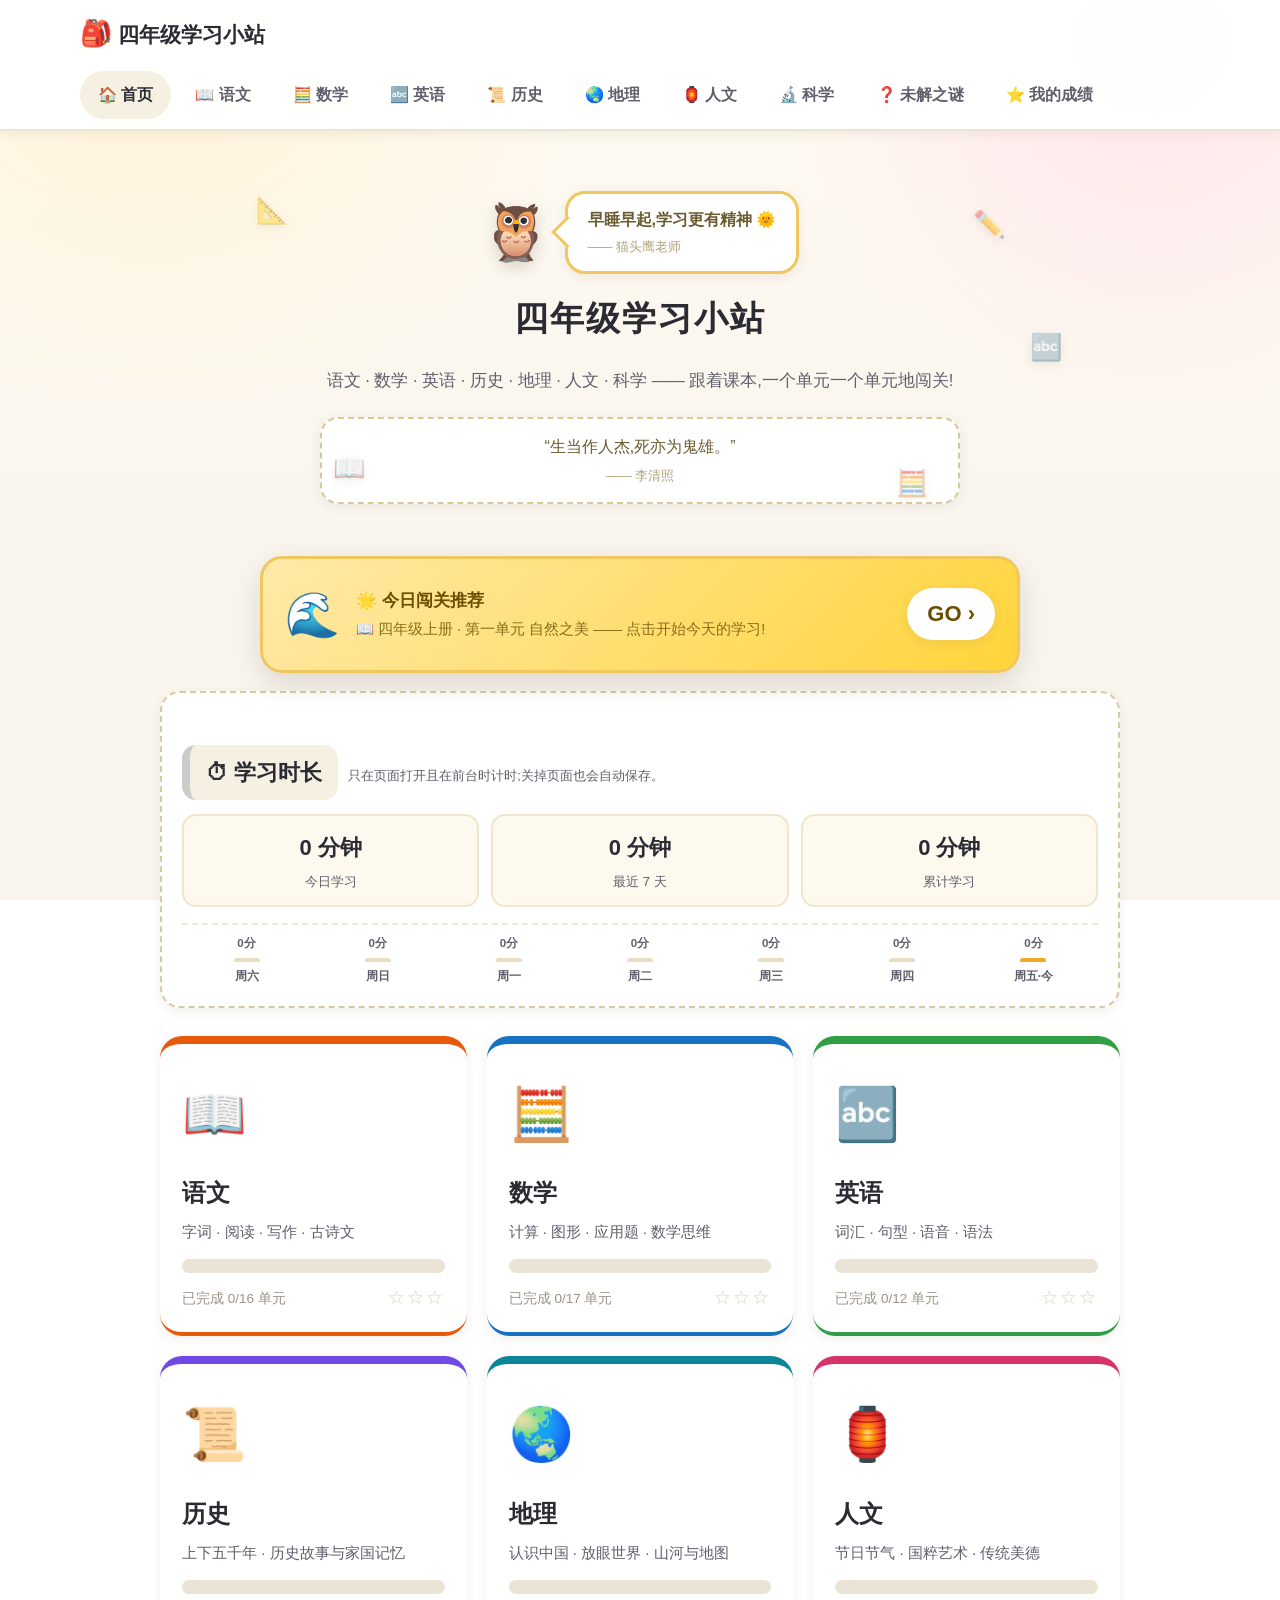
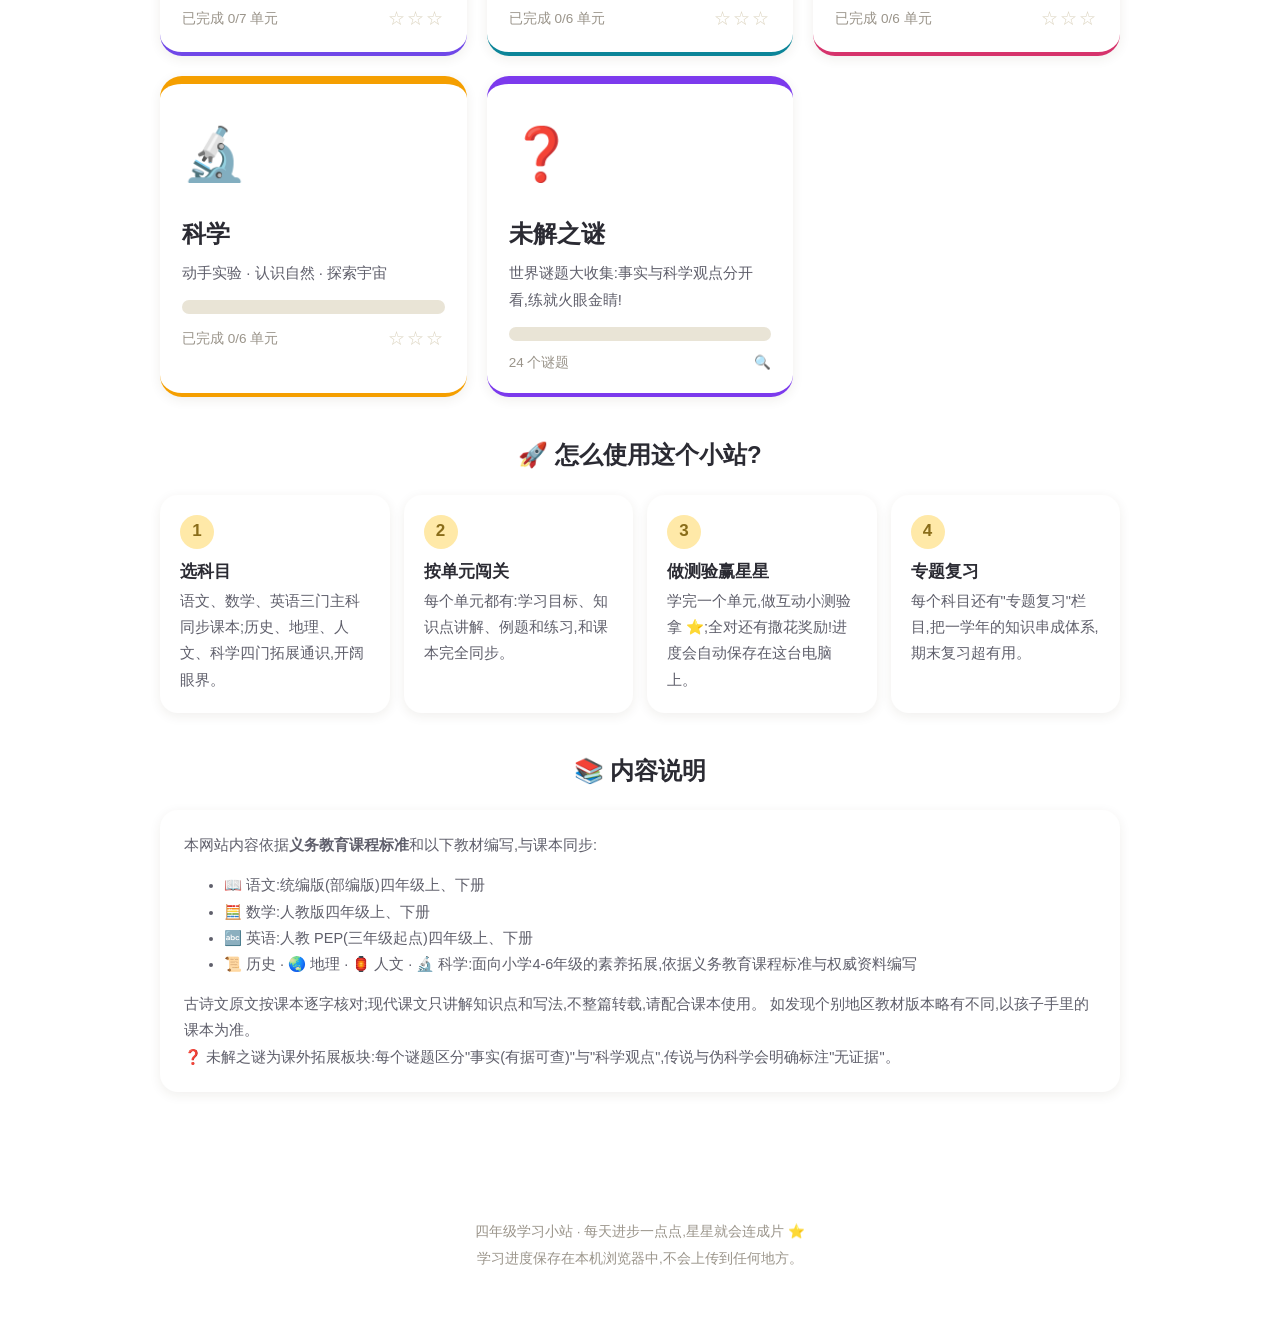
<file: index.html>
<!DOCTYPE html>
<html lang="zh-CN">
<head>
  <meta charset="UTF-8">
  <meta name="viewport" content="width=device-width, initial-scale=1.0">
  <title>四年级学习小站 · 语文 数学 英语 历史 地理 人文 科学</title>
  <link rel="stylesheet" href="css/style.css">
</head>
<body>

  <header class="topbar">
    <div class="topbar-inner">
      <a class="brand" href="index.html"><span class="logo">🎒</span> 四年级学习小站</a>
      <nav class="nav">
        <a href="index.html" class="active">🏠 首页</a>
        <a href="learn.html#/chinese">📖 语文</a>
        <a href="learn.html#/math">🧮 数学</a>
        <a href="learn.html#/english">🔤 英语</a>
        <a href="learn.html#/history">📜 历史</a>
        <a href="learn.html#/geography">🌏 地理</a>
        <a href="learn.html#/humanities">🏮 人文</a>
        <a href="learn.html#/science">🔬 科学</a>
        <a href="learn.html#/mystery">❓ 未解之谜</a>
        <a href="learn.html#/scores">⭐ 我的成绩</a>
      </nav>
    </div>
  </header>

  <main class="container">

    <section class="hero">
      <span class="float-e f1">📐</span>
      <span class="float-e f2">✏️</span>
      <span class="float-e f3">📖</span>
      <span class="float-e f4">🧮</span>
      <span class="float-e f5">🔤</span>
      <div class="mascot-row">
        <div class="mascot" id="mascot" title="猫头鹰老师">🦉</div>
        <div class="bubble">
          <span id="mascotTip">每天进步一点点,星星就会连成片 ⭐</span>
          <div class="bubble-name">—— 猫头鹰老师</div>
        </div>
      </div>
      <h1>四年级学习小站</h1>
      <p class="sub">语文 · 数学 · 英语 · 历史 · 地理 · 人文 · 科学 —— 跟着课本,一个单元一个单元地闯关!</p>
      <div class="quote-box" id="dailyQuote">
        <div class="qt">加载中…</div>
        <div class="ql">—— 每日一句</div>
      </div>
    </section>

    <div id="todayCard"></div>

    <section class="study-stats no-print" id="studyStats">
      <!-- 学习时长统计由 js 动态生成 -->
    </section>

    <section class="subject-grid" id="subjectCards">
      <!-- 各科卡片由 js 动态生成,展示学习进度 -->
    </section>

    <section class="howto no-print">
      <h2>🚀 怎么使用这个小站?</h2>
      <div class="howto-grid">
        <div class="step-card">
          <span class="n">1</span>
          <b>选科目</b>
          <p>语文、数学、英语三门主科同步课本;历史、地理、人文、科学四门拓展通识,开阔眼界。</p>
        </div>
        <div class="step-card">
          <span class="n">2</span>
          <b>按单元闯关</b>
          <p>每个单元都有:学习目标、知识点讲解、例题和练习,和课本完全同步。</p>
        </div>
        <div class="step-card">
          <span class="n">3</span>
          <b>做测验赢星星</b>
          <p>学完一个单元,做互动小测验拿 ⭐;全对还有撒花奖励!进度会自动保存在这台电脑上。</p>
        </div>
        <div class="step-card">
          <span class="n">4</span>
          <b>专题复习</b>
          <p>每个科目还有"专题复习"栏目,把一学年的知识串成体系,期末复习超有用。</p>
        </div>
      </div>
    </section>

    <section class="howto no-print">
      <h2>📚 内容说明</h2>
      <div class="card" style="font-size:14.5px;color:var(--ink-2);">
        <p style="margin-top:0;">本网站内容依据<b>义务教育课程标准</b>和以下教材编写,与课本同步:</p>
        <ul style="margin:6px 0;">
          <li>📖 语文:统编版(部编版)四年级上、下册</li>
          <li>🧮 数学:人教版四年级上、下册</li>
          <li>🔤 英语:人教 PEP(三年级起点)四年级上、下册</li>
          <li>📜 历史 · 🌏 地理 · 🏮 人文 · 🔬 科学:面向小学4-6年级的素养拓展,依据义务教育课程标准与权威资料编写</li>
        </ul>
        <p style="margin-bottom:0;">古诗文原文按课本逐字核对;现代课文只讲解知识点和写法,不整篇转载,请配合课本使用。
          如发现个别地区教材版本略有不同,以孩子手里的课本为准。<br>
          ❓ 未解之谜为课外拓展板块:每个谜题区分"事实(有据可查)"与"科学观点",传说与伪科学会明确标注"无证据"。</p>
      </div>
    </section>

  </main>

  <footer class="footer no-print">
    四年级学习小站 · 每天进步一点点,星星就会连成片 ⭐<br>
    学习进度保存在本机浏览器中,不会上传到任何地方。
  </footer>

  <script src="js/data-chinese.js"></script>
  <script src="js/data-math.js"></script>
  <script src="js/data-english.js"></script>
  <script src="js/data-extras.js"></script>
  <script src="js/data-history.js"></script>
  <script src="js/data-geography.js"></script>
  <script src="js/data-humanities.js"></script>
  <script src="js/data-science.js"></script>
  <script src="js/data-mysteries.js"></script>
  <script src="js/app.js"></script>
  <script>
    // 首页专用逻辑:科目卡片 + 每日一句
    App.initHome && App.initHome();
  </script>
</body>
</html>
</file>
<file: css/style.css>
/* ============================================================
   四年级学习小站 · 全局样式
   为四年级小学生设计:大字、圆角、彩色、动画,像闯关游戏一样学习
   ============================================================ */

:root {
  --c-chinese: #e8590c;
  --c-chinese-soft: #fff4e6;
  --c-math: #1971c2;
  --c-math-soft: #e7f5ff;
  --c-english: #2f9e44;
  --c-english-soft: #ebfbee;
  --ink: #2b2b33;
  --ink-2: #5f5f6b;
  --line: #ece5d4;
  --bg: #faf6ee;
  --card: #ffffff;
  --gold: #f5b301;
  --red: #d6336c;
  --green: #37b24d;
  --radius: 18px;
  --shadow: 0 3px 12px rgba(60, 50, 30, .08);
  --shadow-lg: 0 10px 30px rgba(60, 50, 30, .16);
  --font-round: "Yuanti SC", "YouYuan", "PingFang SC", "Hiragino Sans GB", "Microsoft YaHei", sans-serif;
  --font-body: -apple-system, BlinkMacSystemFont, "PingFang SC", "Hiragino Sans GB", "Microsoft YaHei", sans-serif;
}

* { box-sizing: border-box; }

html { scroll-behavior: smooth; }

body {
  margin: 0;
  font-family: var(--font-body);
  background:
    radial-gradient(circle at 12% 0%, #fff3d6 0, transparent 30%),
    radial-gradient(circle at 90% 4%, #ffe4ec 0, transparent 26%),
    linear-gradient(180deg, #fffaf0 0, var(--bg) 480px);
  background-attachment: fixed;
  color: var(--ink);
  font-size: 17.5px;
  line-height: 1.8;
}

/* 科目主题色 */
[data-subject="chinese"] { --subj: var(--c-chinese); --subj-soft: var(--c-chinese-soft); }
[data-subject="math"]     { --subj: var(--c-math);    --subj-soft: var(--c-math-soft); }
[data-subject="english"]  { --subj: var(--c-english); --subj-soft: var(--c-english-soft); }

/* ---------- 顶栏 ---------- */
.topbar {
  position: sticky; top: 0; z-index: 50;
  background: rgba(255, 255, 255, .96);
  border-bottom: 2px solid var(--line);
  box-shadow: 0 2px 12px rgba(60, 50, 30, .07);
  backdrop-filter: blur(6px);
}
.topbar-inner {
  max-width: 1160px; margin: 0 auto; padding: 10px 20px;
  display: flex; align-items: center; gap: 14px; flex-wrap: wrap;
}
.brand { font-family: var(--font-round); font-size: 21px; font-weight: 800; text-decoration: none; color: var(--ink); white-space: nowrap; }
.brand .logo { font-size: 26px; display: inline-block; animation: float 3s ease-in-out infinite; }
.nav { display: flex; gap: 6px; flex-wrap: wrap; }
.nav a {
  display: inline-block; padding: 8px 16px; border-radius: 999px;
  text-decoration: none; color: var(--ink-2); font-weight: 700; font-size: 15.5px;
  transition: all .18s; border: 2px solid transparent;
}
.nav a:hover { background: #f5f0e2; color: var(--ink); transform: translateY(-2px); }
.nav a.active { background: var(--subj, #f5f0e2); color: var(--subj, var(--ink)); border-color: var(--subj, transparent); }
.study-chip {
  margin-left: auto; display: inline-flex; align-items: center; gap: 4px;
  background: #fff; border: 2px solid var(--line); border-radius: 999px;
  padding: 6px 14px; font-weight: 800; font-size: 14.5px; color: var(--ink);
  white-space: nowrap;
}

/* ---------- 容器 ---------- */
.container { max-width: 1000px; margin: 0 auto; padding: 26px 20px 80px; }
.footer {
  max-width: 1000px; margin: 0 auto; padding: 28px 20px 48px;
  color: #9a948a; font-size: 13.5px; text-align: center; line-height: 2;
}

/* ---------- 首页 ---------- */
.hero { text-align: center; padding: 34px 20px 26px; }

/* 猫头鹰老师吉祥物 */
.mascot-row {
  display: flex; align-items: center; justify-content: center;
  gap: 14px; flex-wrap: wrap; margin-bottom: 4px;
}
.mascot { font-size: 56px; line-height: 1; animation: float 3.2s ease-in-out infinite; filter: drop-shadow(0 6px 8px rgba(60,50,30,.18)); }
.bubble {
  position: relative; max-width: 520px;
  background: #fff; border: 3px solid #f0c75e; border-radius: 20px;
  padding: 12px 20px; font-size: 16px; font-weight: 600; color: #6b5b2e;
  box-shadow: var(--shadow); text-align: left;
}
.bubble::before {
  content: ''; position: absolute; left: -12px; top: 50%;
  transform: translateY(-50%) rotate(45deg);
  width: 20px; height: 20px; background: #fff;
  border-left: 3px solid #f0c75e; border-bottom: 3px solid #f0c75e;
}
.bubble-name { font-size: 12.5px; color: #b0a37c; font-weight: 400; margin-top: 2px; }
#mascotTip { transition: opacity .3s; }
#mascotTip.fade { opacity: 0; }

.hero h1 { font-family: var(--font-round); font-size: 34px; margin: 14px 0 6px; letter-spacing: 2px; }
.hero .sub { color: var(--ink-2); font-size: 16.5px; }
.quote-box {
  max-width: 640px; margin: 22px auto 0; background: var(--card);
  border: 2px dashed #d9c99a; border-radius: var(--radius);
  padding: 14px 22px; color: #6b5b2e; font-size: 16px;
  box-shadow: var(--shadow);
}
.quote-box .ql { font-size: 13px; color: #b0a37c; margin-top: 2px; }

/* 科目卡片 */
.subject-grid { display: grid; grid-template-columns: repeat(auto-fit, minmax(250px, 1fr)); gap: 20px; margin-top: 28px; }
.subject-card {
  background: var(--card); border-radius: 22px; box-shadow: var(--shadow);
  padding: 24px 22px 18px; text-decoration: none; color: var(--ink);
  border-top: 8px solid var(--sc, #ccc); border-bottom: 4px solid var(--sc, #ccc);
  display: block; transition: transform .18s, box-shadow .18s;
  animation: fadeUp .5s ease both;
}
.subject-card:hover { transform: translateY(-6px) rotate(-.5deg); box-shadow: var(--shadow-lg); }
.subject-card .emoji { font-size: 52px; display: inline-block; transition: transform .2s; }
.subject-card:hover .emoji { transform: scale(1.15) rotate(-8deg); }
.subject-card h2 { font-family: var(--font-round); margin: 10px 0 4px; font-size: 24px; }
.subject-card .desc { color: var(--ink-2); font-size: 15px; margin-bottom: 14px; }
.subject-card .meta { display: flex; justify-content: space-between; align-items: center; font-size: 13.5px; color: #9a948a; }
.stars { color: var(--gold); letter-spacing: 2px; font-size: 17px; }
.stars .off { color: #ded7c4; }

/* 使用说明 */
.howto { margin-top: 36px; }
.howto h2 { font-family: var(--font-round); text-align: center; font-size: 24px; margin-bottom: 18px; }
.howto-grid { display: grid; grid-template-columns: repeat(auto-fit, minmax(200px, 1fr)); gap: 14px; }
.step-card {
  background: var(--card); border-radius: var(--radius); box-shadow: var(--shadow);
  padding: 18px; border: 2px solid transparent; transition: border-color .2s, transform .2s;
}
.step-card:hover { border-color: #f0c75e; transform: translateY(-3px); }
.step-card .n {
  display: inline-flex; width: 34px; height: 34px; border-radius: 50%;
  background: #ffe9a8; color: #8a6d1a; font-weight: 800; font-size: 17px;
  align-items: center; justify-content: center; margin-bottom: 8px;
}
.step-card b { display: block; margin-bottom: 2px; font-size: 16.5px; }
.step-card p { margin: 0; color: var(--ink-2); font-size: 14.5px; }

/* ---------- 通用组件 ---------- */
.btn {
  display: inline-flex; align-items: center; gap: 6px;
  border: none; cursor: pointer; font-family: inherit;
  font-size: 16.5px; font-weight: 700; line-height: 1.4;
  padding: 11px 22px; border-radius: 999px;
  background: #f0ece2; color: var(--ink);
  border: 2px solid transparent;
  transition: transform .12s, box-shadow .15s, background .15s;
}
.btn:hover { background: #e8e2d4; transform: translateY(-3px); box-shadow: var(--shadow); }
.btn:active { transform: translateY(0) scale(.97); }
.btn:disabled { opacity: .55; cursor: not-allowed; transform: none; }
.btn-primary {
  background: linear-gradient(135deg, var(--subj, var(--c-chinese)), color-mix(in srgb, var(--subj, var(--c-chinese)) 80%, #000));
  background-color: var(--subj, var(--c-chinese));
  color: #fff; box-shadow: 0 4px 12px color-mix(in srgb, var(--subj, var(--c-chinese)) 35%, transparent);
}
.btn-primary:hover { filter: brightness(1.08); color: #fff; }
.btn-ghost { background: #fff; border: 2px solid var(--subj, #ccc); color: var(--subj, #555); }
.btn-ghost:hover { background: var(--subj-soft, #fff); }
.btn-small { font-size: 14.5px; padding: 7px 16px; }

.card {
  background: var(--card); border-radius: var(--radius);
  box-shadow: var(--shadow); padding: 22px 24px; margin-bottom: 18px;
  animation: fadeUp .45s ease both;
}

.breadcrumb { font-size: 14.5px; color: var(--ink-2); margin-bottom: 10px; }
.breadcrumb a { color: var(--subj, #555); text-decoration: none; font-weight: 700; }
.breadcrumb .sep { margin: 0 6px; color: #c4bcab; }

h1.page-title { font-family: var(--font-round); font-size: 30px; margin: 6px 0 4px; letter-spacing: 1px; }
.page-sub { color: var(--ink-2); margin-bottom: 20px; font-size: 16px; }

.section-title {
  font-family: var(--font-round); font-size: 22px; margin: 34px 0 14px;
  padding: 8px 16px; border-radius: 14px;
  background: var(--subj-soft, #f5f0e2);
  border-left: 8px solid var(--subj, #ccc);
  display: inline-block;
}
.tabs { display: flex; gap: 10px; flex-wrap: wrap; margin: 16px 0; }
.tab {
  padding: 9px 20px; border-radius: 999px; background: #fff;
  border: 2px solid var(--line); cursor: pointer; font-size: 16px;
  font-weight: 700; color: var(--ink-2); font-family: inherit;
  transition: all .15s;
}
.tab:hover { transform: translateY(-2px); border-color: var(--subj, #999); color: var(--subj, #555); }
.tab.active { background: var(--subj); border-color: var(--subj); color: #fff; }
.tab:disabled { cursor: default; opacity: .9; transform: none; }

/* ---------- 单元闯关地图(像一条冒险小路) ---------- */
.unit-list { display: flex; flex-direction: column; gap: 14px; position: relative; padding-left: 26px; }
.unit-list::before {
  content: ''; position: absolute; left: 46px; top: 34px; bottom: 34px; z-index: 0;
  width: 4px; border-radius: 4px;
  background: repeating-linear-gradient(180deg, #d9cfae 0 10px, transparent 10px 20px);
}
.unit-card {
  position: relative; z-index: 1; display: flex; align-items: center; gap: 14px;
  background: var(--card); border-radius: 18px; box-shadow: var(--shadow);
  padding: 15px 18px; text-decoration: none; color: var(--ink);
  border: 2px solid transparent;
  transition: transform .14s, box-shadow .16s, border-color .14s;
  animation: fadeUp .5s ease both;
}
.unit-card:hover { transform: translateX(6px) scale(1.01); box-shadow: var(--shadow-lg); border-color: var(--subj, #ccc); }
.unit-card.is-done { background: var(--subj-soft, #fff); }
.unit-card .no {
  flex: 0 0 auto; width: 48px; height: 48px; border-radius: 50%;
  display: flex; align-items: center; justify-content: center;
  background: var(--subj-soft, #f3efe4); color: var(--subj, var(--ink));
  font-size: 24px; font-weight: 800; border: 2px solid var(--subj, transparent);
  box-shadow: 0 2px 6px rgba(60,50,30,.12);
}
.unit-card.is-done .no { background: #ebfbee; border-color: var(--green); }
.unit-card .info { flex: 1; min-width: 0; }
.unit-card .info b { display: block; font-size: 17.5px; }
.unit-card .info span { color: var(--ink-2); font-size: 14px; }
.unit-card .state { font-size: 13.5px; color: #9a948a; white-space: nowrap; font-weight: 700; }
.unit-card .state .done { color: #2b8a3e; }

/* ---------- 单元详情 ---------- */
.unit-head { display: flex; align-items: flex-start; justify-content: space-between; gap: 14px; flex-wrap: wrap; }
.unit-goal {
  background: var(--subj-soft, #f3efe4); border-radius: 14px;
  border: 2px dashed var(--subj, #ccc);
  padding: 12px 18px; font-size: 16px; margin: 14px 0 4px;
}
.unit-goal b { color: var(--subj, #555); }

.text-card .sub { color: var(--ink-2); font-size: 13.5px; margin: -6px 0 10px; }
.text-card h3 { font-size: 20px; margin: 0 0 4px; }

.point-card { border-left: 5px solid var(--subj, #ccc); padding: 2px 0 2px 18px; }
.point-card .pt { font-weight: 800; font-size: 17px; }
.point-card .def { margin: 4px 0; }

.example {
  background: var(--subj-soft, #f7f3e8); border-radius: 14px;
  padding: 12px 18px; margin: 10px 0; font-size: 16px;
  border: 1px dashed var(--subj, #ccc);
}
.example b { color: var(--subj, #555); }

.pitfall {
  background: #fff5f5; border: 2px dashed #f1b8c0; border-radius: 14px;
  padding: 10px 16px; margin: 10px 0; font-size: 15.5px; color: #a3394e;
}
.pitfall b { color: #d6336c; }

.tip {
  background: #fffbea; border: 2px dashed #e3cf8f; border-radius: 14px;
  padding: 10px 16px; margin: 12px 0; font-size: 15.5px;
}

/* 古诗卡片 */
.poem { text-align: center; padding: 24px 20px; border: 2px solid var(--subj-soft, transparent); }
.poem h3 { font-family: var(--font-round); margin: 0 0 2px; font-size: 21px; }
.poem .dynasty { color: var(--ink-2); font-size: 14px; margin-bottom: 12px; }
.poem-text { font-family: "Kaiti SC", "STKaiti", "KaiTi", serif; font-size: 20px; line-height: 2.2; letter-spacing: 2px; font-weight: 600; }
.poem .blocks { text-align: left; margin-top: 16px; }
.poem .blocks .b { font-size: 15.5px; margin: 8px 0; }
.poem .blocks .b b { color: var(--subj, #555); }

.word-tags { display: flex; flex-wrap: wrap; gap: 8px; margin: 10px 0; }
.word-tag {
  background: var(--subj-soft, #f3efe4); border-radius: 12px;
  padding: 4px 14px; font-size: 15.5px;
  transition: transform .15s;
}
.word-tag:hover { transform: scale(1.06); }
.word-tag b { color: var(--subj, #555); }

table.tb {
  width: 100%; border-collapse: collapse; background: #fff;
  border-radius: 14px; overflow: hidden; box-shadow: var(--shadow);
  font-size: 16px; margin: 10px 0;
}
table.tb th, table.tb td { padding: 10px 16px; text-align: left; border-bottom: 1px solid #f0ece2; }
table.tb th { background: var(--subj-soft, #f3efe4); color: var(--subj, #555); font-size: 15px; }
table.tb tr:last-child td { border-bottom: none; }
table.tb tbody tr:hover { background: #fffcf3; }

/* ---------- 课外小拓展 ---------- */
.extra-block {
  border: 2px dashed #e8c766; border-radius: 16px;
  background: #fffdf4; padding: 16px 20px;
}
.extra-block .ex-t { font-weight: 800; font-size: 16.5px; color: #8a6d1a; margin-bottom: 2px; }
.extra-block .ex-t::before { content: '💡 '; }
.extra-block .ex-d { font-size: 15.5px; color: #5f552f; }

/* ---------- 课外阅读推荐 ---------- */
.reading-grid { display: grid; grid-template-columns: repeat(auto-fit, minmax(230px, 1fr)); gap: 14px; }
.reading-card {
  background: #fffdf4; border: 2px solid #ead9a2; border-radius: 16px;
  padding: 14px 18px; transition: transform .15s, box-shadow .15s;
  animation: fadeUp .5s ease both;
}
.reading-card:hover { transform: translateY(-4px); box-shadow: var(--shadow); }
.reading-card .rname { font-weight: 800; font-size: 15.5px; color: #8a6d1a; }
.reading-card .rname::before { content: '📖 '; }
.reading-card .rnote { font-size: 13.5px; color: var(--ink-2); margin-top: 3px; }

/* ---------- 练习与测验 ---------- */
.question {
  background: var(--card); border-radius: var(--radius); box-shadow: var(--shadow);
  padding: 18px 22px; margin-bottom: 14px;
  animation: fadeUp .45s ease both;
}
.question .qtext { font-weight: 800; font-size: 17px; margin-bottom: 12px; }
.question .qtag {
  display: inline-block; background: var(--subj-soft, #eee);
  color: var(--subj, #666); font-size: 13px; font-weight: 800;
  border-radius: 999px; padding: 2px 12px; margin-right: 8px; vertical-align: 2px;
}
.options { display: flex; flex-direction: column; gap: 10px; }
.opt {
  display: flex; align-items: flex-start; gap: 12px;
  border: 2px solid var(--line); border-radius: 14px;
  padding: 10px 16px; cursor: pointer; font-size: 16px;
  transition: border-color .12s, background .12s, transform .12s;
  background: #fff;
}
.opt:hover { border-color: var(--subj, #999); background: var(--subj-soft, #fff); transform: translateX(4px); }
.opt.selected { border-color: var(--subj, #999); background: var(--subj-soft, #fff); }
.opt.correct { border-color: #37b24d; background: #ebfbee; animation: bounceIn .5s; }
.opt.wrong { border-color: #f03e3e; background: #fff5f5; animation: shake .45s; }
.opt .letter {
  flex: 0 0 auto; width: 28px; height: 28px; border-radius: 50%;
  background: #f0ece2; display: flex; align-items: center; justify-content: center;
  font-size: 14px; font-weight: 800; margin-top: 3px;
}
.opt.correct .letter { background: #37b24d; color: #fff; }
.opt.wrong .letter { background: #f03e3e; color: #fff; }
.fill-input {
  font-family: inherit; font-size: 17px; padding: 9px 16px;
  border: 2px solid var(--line); border-radius: 14px; width: 100%; max-width: 440px;
  background: #fff; color: var(--ink);
  transition: border-color .15s;
}
.fill-input:focus { outline: none; border-color: var(--subj, #999); box-shadow: 0 0 0 3px var(--subj-soft, #eee); }
.fill-input.correct { border-color: #37b24d; background: #ebfbee; }
.fill-input.wrong { border-color: #f03e3e; background: #fff5f5; animation: shake .45s; }

.explain {
  display: none; margin-top: 12px; background: var(--subj-soft, #f7f3e8);
  border-radius: 12px; padding: 10px 16px; font-size: 15px;
}
.explain.show { display: block; animation: fadeUp .3s ease both; }
.explain b { color: var(--subj, #555); }

.quiz-actions { display: flex; gap: 10px; flex-wrap: wrap; margin: 18px 0; }
.quiz-score {
  text-align: center; background: var(--subj-soft, #f7f3e8);
  border-radius: var(--radius); padding: 24px; margin: 18px 0; font-size: 18.5px;
  border: 2px dashed var(--subj, #ccc);
  animation: bounceIn .5s;
}
.quiz-score .big { font-size: 44px; font-weight: 800; color: var(--subj, #555); }
.quiz-score .praise { font-size: 17px; color: var(--ink-2); margin-top: 6px; }

.result-badge {
  display: inline-block; margin-left: 8px; font-size: 14px; font-weight: 800;
  padding: 2px 12px; border-radius: 999px; vertical-align: 2px;
}
.result-badge.ok { background: #ebfbee; color: #2b8a3e; }
.result-badge.no { background: #fff5f5; color: #e03131; }

/* ---------- 进度与星星 ---------- */
.progress-track {
  height: 14px; background: #e9e4d6; border-radius: 999px; overflow: hidden; margin: 8px 0 10px;
}
.progress-fill {
  height: 100%; border-radius: 999px;
  background: linear-gradient(90deg, #f5b301, #ffd43b);
  transition: width .5s;
}

.star-pop { display: inline-block; animation: pop .45s ease; }
@keyframes pop {
  0% { transform: scale(0); }
  70% { transform: scale(1.7); }
  100% { transform: scale(1); }
}

/* 撒花效果 */
.confetti-piece {
  position: fixed; top: -12px; z-index: 999; pointer-events: none;
  width: 10px; height: 14px; border-radius: 3px;
  animation: fall linear forwards;
}
@keyframes fall {
  to { transform: translateY(105vh) rotate(720deg); opacity: .9; }
}

/* ---------- 视频讲解 ---------- */
.video-note { font-size: 13.5px; color: var(--ink-2); margin: -6px 0 14px; }
.video-grid { display: grid; grid-template-columns: repeat(auto-fit, minmax(270px, 1fr)); gap: 16px; }
.video-card {
  background: #fff; border: 2px dashed #b9c6ee; border-radius: 16px;
  padding: 16px 18px; box-shadow: var(--shadow);
  animation: fadeUp .5s ease both;
}
.video-card .v-title { font-weight: 800; font-size: 15.5px; margin-bottom: 2px; }
.video-card .v-author { font-size: 13px; color: var(--ink-2); margin-bottom: 10px; }
.video-frame { margin-top: 12px; position: relative; padding-top: 56.25%; }
.video-frame iframe {
  position: absolute; inset: 0; width: 100%; height: 100%;
  border: 0; border-radius: 12px; background: #000;
}

/* ---------- ⏱ 学习时长统计 ---------- */
.study-stats {
  background: #fff; border: 2px dashed #d8c9a3; border-radius: 20px;
  padding: 18px 20px 14px; margin: 18px 0; box-shadow: var(--shadow);
}
.ss-head { display: flex; align-items: baseline; gap: 10px; flex-wrap: wrap; }
.ss-note { font-size: 12.5px; color: var(--ink-2); }
.ss-cards { display: grid; grid-template-columns: repeat(auto-fit, minmax(150px, 1fr)); gap: 12px; margin: 10px 0 16px; }
.ss-card {
  background: #fdf9ef; border-radius: 14px; padding: 12px 14px; text-align: center;
  border: 2px solid #f0e6cd;
}
.ss-num { font-family: var(--font-round); font-size: 22px; font-weight: 800; color: var(--ink); }
.ss-label { font-size: 13px; color: var(--ink-2); margin-top: 2px; }
.ss-bars {
  display: flex; align-items: flex-end; gap: 10px; justify-content: space-around;
  padding: 8px 4px 4px; border-top: 2px dashed var(--line);
}
.ss-col { display: flex; flex-direction: column; align-items: center; gap: 4px; flex: 1; max-width: 64px; }
.ss-val { font-size: 11.5px; color: var(--ink-2); font-weight: 700; }
.ss-bar {
  width: 26px; background: #e8ddc2; border-radius: 8px 8px 4px 4px;
  transition: height .5s ease; min-height: 4px;
}
.ss-bar.is-today { background: #f6a623; }
.ss-day { font-size: 12px; color: var(--ink-2); font-weight: 700; }
.ss-subj { margin-top: 10px; padding-top: 10px; border-top: 2px dashed var(--line); display: flex; flex-wrap: wrap; gap: 8px; }
.ss-subj-item {
  background: #fdf9ef; border: 2px solid #f0e6cd; border-radius: 999px;
  padding: 4px 12px; font-size: 13px; font-weight: 700; color: var(--ink);
}

/* ---------- 口算大挑战 ---------- */
.mg-box { text-align: center; padding: 30px 20px; }
.mg-question { font-size: 48px; font-weight: 800; margin: 18px 0; letter-spacing: 6px; font-family: var(--font-round); }
.mg-input {
  font-family: inherit; font-size: 26px; width: 150px; text-align: center;
  padding: 10px; border: 3px solid var(--subj, #999); border-radius: 16px;
}
.mg-input:focus { outline: none; border-color: var(--subj, #999); box-shadow: 0 0 0 4px var(--subj-soft, #eee); }
.mg-hud { display: flex; justify-content: center; gap: 34px; font-weight: 700; color: var(--ink-2); margin-bottom: 8px; font-size: 17px; }
.mg-hud .t { color: var(--red); font-size: 22px; }
.mg-levels { display: flex; gap: 8px; justify-content: center; margin-bottom: 16px; flex-wrap: wrap; }

/* ---------- 动画 ---------- */
@keyframes fadeUp {
  from { opacity: 0; transform: translateY(14px); }
  to { opacity: 1; transform: translateY(0); }
}
@keyframes float {
  0%, 100% { transform: translateY(0); }
  50% { transform: translateY(-8px); }
}
@keyframes shake {
  0%, 100% { transform: translateX(0); }
  20% { transform: translateX(-7px); }
  40% { transform: translateX(7px); }
  60% { transform: translateX(-5px); }
  80% { transform: translateX(5px); }
}
@keyframes bounceIn {
  0% { transform: scale(.6); opacity: 0; }
  60% { transform: scale(1.08); opacity: 1; }
  100% { transform: scale(1); }
}

/* ============================================================
   左侧书签导航栏 + 布局
   ============================================================ */
.layout { display: flex; align-items: flex-start; max-width: 1280px; margin: 0 auto; }
.layout .container { flex: 1; min-width: 0; }

.sidebar {
  flex: 0 0 250px; width: 250px;
  position: sticky; top: 66px;
  height: calc(100vh - 66px); overflow-y: auto;
  padding: 16px 12px 36px;
  font-size: 14px;
}
.sidebar::-webkit-scrollbar { width: 6px; }
.sidebar::-webkit-scrollbar-thumb { background: #e0d8c2; border-radius: 6px; }

.side-head {
  font-family: var(--font-round); font-size: 13px; font-weight: 800;
  letter-spacing: 3px; color: #b0a37c; padding: 2px 6px 8px; text-align: center;
}

/* 通用侧栏链接:首页 / 我的成绩 / 口算大挑战 */
.side-link {
  display: flex; align-items: center; gap: 9px;
  padding: 9px 12px; margin-bottom: 8px;
  border-radius: 12px; text-decoration: none; color: var(--ink);
  font-weight: 700; background: #fff; box-shadow: var(--shadow);
  transition: transform .12s, box-shadow .15s;
}
.side-link .sl-ico {
  width: 26px; height: 26px; flex: none;
  display: grid; place-items: center; font-size: 15px;
  background: #f5f0e2; border-radius: 9px;
}
.side-link:hover { transform: translateX(4px); box-shadow: var(--shadow-lg); }
.side-link.on {
  color: #fff;
  background: linear-gradient(135deg, var(--subj, #e8c766), var(--subj, #e8c766));
  border: 2px solid var(--subj, #e8c766);
  padding: 7px 10px;
}
.side-link.on .sl-ico { background: rgba(255, 255, 255, .25); }

/* 学科分组卡片:顶部科目色条 + 圆角卡片 */
.side-group {
  margin-bottom: 10px; background: #fff; border-radius: 14px;
  box-shadow: var(--shadow); overflow: hidden;
  border-top: 4px solid var(--sc, #e0d8c2);
}
.side-grp {
  display: flex; align-items: center; gap: 9px;
  width: 100%; padding: 10px 12px; border: none; background: none;
  font-family: inherit; font-size: 14.5px; font-weight: 800; color: var(--ink);
  cursor: pointer; text-align: left;
}
.side-grp:hover { background: var(--scs, #faf6ea); }
.grp-ico {
  width: 28px; height: 28px; flex: none;
  display: grid; place-items: center; font-size: 15.5px;
  background: var(--scs, #f5f0e2); border-radius: 50%;
}
.grp-name { flex: 1; }
.grp-prog {
  font-size: 11.5px; font-weight: 800; color: var(--sc, #8a6d1a);
  background: var(--scs, #fff3cf); border-radius: 999px; padding: 2px 8px;
}
.side-grp .caret { transition: transform .2s; color: #b0a37c; font-size: 12px; }
.side-group.open .side-grp .caret { transform: rotate(180deg); }

.side-sub { display: none; padding: 0 8px 8px; border-top: 1px dashed var(--line); }
.side-group.open .side-sub { display: block; padding-top: 6px; }

.side-sem {
  display: flex; align-items: center; justify-content: space-between; gap: 6px;
  width: 100%; padding: 7px 10px; border: none; margin-top: 4px;
  font-family: inherit; font-size: 13px; font-weight: 800; color: var(--ink-2);
  cursor: pointer; text-align: left; border-radius: 9px;
}
.side-sem:hover { background: var(--scs, #f5f0e2); color: var(--sc, #555); }
.side-sem .caret { transition: transform .2s; font-size: 11px; color: #b0a37c; }
.side-sem-group.open > .side-sem .caret { transform: rotate(90deg); }

.side-units { display: none; padding: 2px 0 4px 4px; }
.side-sem-group.open > .side-units { display: block; }

.side-unit {
  display: flex; align-items: center; gap: 8px;
  padding: 5px 10px 5px 6px; border-radius: 10px;
  text-decoration: none; color: var(--ink-2); font-size: 12.8px;
  line-height: 1.5;
}
.u-ico {
  width: 24px; height: 24px; flex: none;
  display: grid; place-items: center; font-size: 13px;
  background: #fff; border: 1px solid var(--line); border-radius: 8px;
}
.u-name { flex: 1; }
.u-done {
  width: 18px; height: 18px; flex: none;
  display: grid; place-items: center; font-size: 11px;
  color: #fff; background: #37b24d; border-radius: 50%;
}
.side-unit:hover { background: var(--scs, #f5f0e2); color: var(--ink); }
.side-unit.on {
  background: var(--sc, #f5f0e2); color: #fff; font-weight: 800;
  box-shadow: 0 3px 8px rgba(60, 50, 30, .15);
}
.side-unit.on .u-ico { background: rgba(255, 255, 255, .28); border-color: rgba(255, 255, 255, .5); }

/* 本页书签(黄金小卡片) */
.side-outline {
  background: linear-gradient(160deg, #fffdf4, #fff8e0);
  border: 2px dashed #e8c766; border-radius: 14px;
  padding: 10px; margin-bottom: 10px;
}
.side-outline:empty { display: none; }
.outline-t { font-weight: 800; font-size: 13.5px; color: #8a6d1a; padding: 0 2px 6px; text-align: center; }
.outline-item {
  display: flex; align-items: center; gap: 8px;
  padding: 5px 8px; border-radius: 9px;
  color: var(--ink-2); font-size: 12.8px; cursor: pointer; line-height: 1.55;
}
.o-n {
  width: 20px; height: 20px; flex: none;
  display: grid; place-items: center; font-size: 11.5px; font-weight: 800;
  color: #8a6d1a; background: #fff3cf; border-radius: 50%;
}
.o-t { flex: 1; }
.outline-item:hover { background: #fff3cf; color: #8a6d1a; }

/* 奥数思维挑战说明卡 */
.oly-note {
  background: linear-gradient(135deg, #fff8e6, #fffdf4);
  border: 2px dashed #e8c766; border-radius: 14px;
  padding: 12px 16px; margin-bottom: 14px;
  font-size: 14.5px; color: #6b5b2e; line-height: 1.9;
}

/* ============================================================
   每日一读 / 每日计算 / 每日听力
   ============================================================ */
.daily-card {
  background: #fff; border-radius: 20px; padding: 22px 24px;
  box-shadow: var(--shadow); border: 1px solid var(--line);
  margin-bottom: 20px;
}
.daily-actions { display: flex; flex-wrap: wrap; align-items: center; gap: 10px; margin-top: 16px; }
.daily-stat { font-size: 13.5px; color: var(--ink-2); font-weight: 700; }

/* --- 📖 每日一读 --- */
.rd-head { margin-bottom: 14px; }
.rd-title { font-size: 24px; font-weight: 800; color: var(--subj, #e8590c); margin-bottom: 6px; }
.rd-author { font-size: 13.5px; color: var(--ink-2); margin-bottom: 8px; }
.rd-tag {
  display: inline-block; font-size: 12.5px; font-weight: 800;
  background: var(--subj-soft, #fff4e6); color: var(--subj, #e8590c);
  border-radius: 999px; padding: 4px 12px;
}
.rd-text {
  font-family: 'Songti SC', 'STSong', 'SimSun', 'Noto Serif SC', serif;
  font-size: 17.5px; line-height: 2.1; color: #3b3628;
  margin: 0 0 12px; text-align: justify;
}
.rd-yi {
  background: #f6fbf2; border: 1px dashed #9ccf8f; border-radius: 12px;
  padding: 12px 16px; margin: 14px 0; font-size: 15px; line-height: 1.9; color: #3f5138;
}
.rd-yi p { margin: 0 0 8px; }
.rd-yi p:last-child { margin-bottom: 0; }
.rd-guide {
  background: var(--subj-soft, #fff4e6); border-radius: 12px;
  padding: 12px 16px; margin: 14px 0; font-size: 14.5px; line-height: 1.9; color: #6b5433;
}
.rd-video { margin: 14px 0 4px; font-size: 15px; }
.rd-video > b { display: block; margin-bottom: 4px; }
.rd-video-note { font-size: 13px; color: var(--ink-2); margin: 0 0 10px; }
.rd-video .video-card { margin-bottom: 12px; animation: none; }
.rd-video .video-card:last-child { margin-bottom: 0; }
.think-box {
  border-top: 2px dashed var(--line); margin-top: 14px; padding-top: 12px;
  font-size: 15px; color: var(--ink);
}
.think-q { display: flex; align-items: center; gap: 8px; margin: 8px 0; }
.tq-n {
  flex: none; width: 22px; height: 22px; border-radius: 50%;
  background: var(--subj, #e8590c); color: #fff; font-weight: 800;
  display: grid; place-items: center; font-size: 13px;
}
.tq-t { flex: 1; }
.tq-hint {
  flex: none; border: 2px solid var(--subj, #e8590c); color: var(--subj, #e8590c);
  background: #fff; border-radius: 999px; padding: 4px 12px;
  font-family: inherit; font-size: 13px; font-weight: 800; cursor: pointer;
}
.tq-hint:hover { background: var(--subj-soft, #fff4e6); }
.tq-hint.showed {
  border-style: dashed; border-color: var(--line); color: var(--ink-2);
  background: #faf6ea; max-width: 280px; white-space: normal; line-height: 1.5;
}

/* 手风琴(全部篇目 / 全部短文) */
.acc-list { display: grid; gap: 10px; }
.acc-item {
  background: #fff; border-radius: 14px; border: 1px solid var(--line);
  box-shadow: var(--shadow); overflow: hidden;
}
.acc-item.is-today { border: 2px solid var(--subj, #e8c766); }
.acc-head {
  display: flex; align-items: center; gap: 10px; width: 100%;
  padding: 12px 16px; border: none; background: none;
  font-family: inherit; font-size: 15px; font-weight: 800; color: var(--ink);
  cursor: pointer; text-align: left;
}
.acc-head:hover { background: #fbf8ef; }
.acc-ico { font-size: 16px; }
.acc-name { flex: none; }
.acc-meta { flex: 1; font-size: 12.5px; color: var(--ink-2); font-weight: 600; overflow: hidden; text-overflow: ellipsis; white-space: nowrap; }
.acc-item .caret { transition: transform .2s; font-size: 13px; color: var(--ink-2); }
.acc-item.open .caret { transform: rotate(180deg); }
.acc-body { display: none; padding: 4px 20px 18px; }
.acc-item.open .acc-body { display: block; }
.acc-play { margin-bottom: 10px; }

/* --- ❓ 未解之谜 --- */
.my-grid { display: grid; grid-template-columns: repeat(auto-fill, minmax(240px, 1fr)); gap: 12px; margin-bottom: 20px; }
.my-card { background: #fff; border: 2px solid var(--line); border-radius: 14px; padding: 14px 16px; box-shadow: var(--shadow); display: block; transition: transform .15s, border-color .15s; }
.my-card:hover { transform: translateY(-3px); border-color: #9775fa; }
.my-card-t { display: flex; align-items: center; justify-content: space-between; gap: 8px; font-weight: 800; font-size: 16.5px; color: var(--ink); margin-bottom: 8px; }
.my-card-q { font-size: 13.5px; color: var(--ink-2); line-height: 1.55; }
.my-st { display: inline-block; font-size: 12px; font-weight: 800; border-radius: 999px; padding: 3px 10px; white-space: nowrap; }
.my-st-u { background: #fff0f6; color: #c2255c; border: 1.5px solid #faa2c1; }
.my-st-p { background: #fff9db; color: #b8860b; border: 1.5px solid #ffd43b; }
.my-st-s { background: #ebfbee; color: #2b8a3e; border: 1.5px solid #69db7c; }
.my-note { background: #f3f0ff; border: 2px dashed #b197fc; border-radius: 12px; padding: 10px 16px; margin-bottom: 16px; font-size: 14.5px; color: #5f3dc4; font-weight: 700; }
.my-box { background: #fff; border: 2px solid var(--line); border-radius: 14px; padding: 16px 18px; margin-bottom: 14px; box-shadow: var(--shadow); }
.my-box b { display: block; margin-bottom: 8px; font-size: 16px; color: var(--ink); }
.my-box p { margin: 6px 0; font-size: 15.5px; line-height: 1.8; color: var(--ink-2); }
.my-facts { border-left: 5px solid #339af0; }
.my-views { border-left: 5px solid #2f9e44; }
.my-tip { border-left: 5px solid #f6a623; background: #fffdf6; }
.my-tip p { color: #8a6d1a; }
.my-nav { display: flex; gap: 10px; justify-content: space-between; align-items: center; margin: 18px 0 4px; }

/* --- 🧮 每日计算 --- */
.calc-tip {
  background: #fffbe6; border: 2px dashed #f0c419; border-radius: 12px;
  padding: 10px 16px; margin: 0 0 14px; font-size: 15px; font-weight: 700;
  color: #8a6d1a;
}
.calc-grid {
  display: grid; grid-template-columns: repeat(auto-fill, minmax(210px, 1fr));
  gap: 12px; margin-bottom: 16px;
}
.calc-item {
  background: #fff; border: 2px solid var(--line); border-radius: 14px;
  padding: 12px 14px; display: flex; align-items: center; gap: 8px;
  box-shadow: var(--shadow); position: relative;
}
.calc-item.ok { border-color: #37b24d; background: #f2fbf4; }
.calc-item.no { border-color: #f03e3e; background: #fff5f5; }
.c-q { flex: 1; font-size: 17px; font-weight: 800; color: var(--ink); white-space: nowrap; }
.c-in {
  width: 76px; padding: 6px 8px; font-size: 17px; font-weight: 800;
  border: 2px solid #d9cfae; border-radius: 10px; text-align: center;
  font-family: inherit; background: #fffdf6;
}
.c-in:focus { outline: none; border-color: var(--subj, #1971c2); }
.c-a {
  font-size: 13px; font-weight: 800; color: #e03131;
  background: #ffe3e3; border-radius: 8px; padding: 3px 8px; white-space: nowrap;
}
@media print {
  .c-a { display: none; }
}

/* --- 🎧 每日听力 --- */
.ls-toolbar { display: flex; flex-wrap: wrap; gap: 10px; margin-bottom: 16px; }
.listen-text { margin: 10px 0 14px; }
.ls-para {
  font-size: 17px; line-height: 2; color: #333b46; margin: 0 0 10px;
  padding: 8px 12px; border-radius: 10px; cursor: pointer;
  transition: background .15s;
}
.ls-para:hover { background: var(--subj-soft, #ebfbee); }
.ls-para.speaking { background: var(--subj-soft, #ebfbee); border-left: 4px solid var(--subj, #2f9e44); }
.ls-zh {
  display: none; background: #f6f9ff; border: 1px dashed #9db8e8; border-radius: 12px;
  padding: 12px 16px; margin: 12px 0; font-size: 14.5px; line-height: 1.9; color: #42506b;
}
.ls-zh.show { display: block; }
.ls-sub { font-size: 17px; margin: 18px 0 10px; color: var(--subj, #2f9e44); }
.word-chips { display: flex; flex-wrap: wrap; gap: 8px; margin: 12px 0; }
.wc {
  background: #f2f6fc; border: 1px solid #d4e0f2; border-radius: 999px;
  padding: 6px 14px; font-size: 14px; color: #3c4d6b;
}

.side-toggle {
  display: none; align-items: center; gap: 4px;
  border: 2px solid var(--line); background: #fff; color: var(--ink);
  border-radius: 999px; padding: 6px 14px; font-family: inherit;
  font-size: 14.5px; font-weight: 800; cursor: pointer;
}
.side-toggle:hover { border-color: #d9cfae; background: #faf6ea; }

@media (max-width: 960px) {
  .layout { display: block; }
  .side-toggle { display: inline-flex; }
  .sidebar {
    position: fixed; left: -300px; top: 0; bottom: 0; width: 290px; height: 100vh;
    z-index: 80; background: #faf6ee; padding: 14px 12px 40px;
    box-shadow: 4px 0 24px rgba(60, 50, 30, .2);
    transition: left .25s ease;
  }
  body.side-open .sidebar { left: 0; }
}

/* ============================================================
   图文并茂组件
   ============================================================ */
/* 单元顶部横幅:大场景emoji */
.unit-head {
  background: linear-gradient(135deg, var(--subj-soft, #fff), #fff);
  border: 3px dashed var(--subj, #ccc); border-radius: 22px;
  padding: 20px 22px 16px; margin-bottom: 20px;
  box-shadow: var(--shadow); position: relative; overflow: hidden;
}
.unit-head::after {
  content: '⭐'; position: absolute; right: 12px; top: 8px;
  font-size: 30px; opacity: .5; transform: rotate(14deg);
}
.unit-head .scene {
  font-size: 46px; letter-spacing: 8px; line-height: 1.25;
  animation: float 4s ease-in-out infinite;
  filter: drop-shadow(0 4px 6px rgba(60,50,30,.18));
}
.unit-head .page-title { margin-top: 4px; }
.unit-goal { background: rgba(255,255,255,.85); }

/* 课文卡上的"贴纸" */
.text-card { position: relative; }
.text-card .sticker {
  position: absolute; top: -12px; right: -4px; font-size: 34px;
  transform: rotate(12deg); filter: drop-shadow(0 3px 4px rgba(60,50,30,.2));
  pointer-events: none;
}

/* 知识点步骤编号 */
.point-card { position: relative; }
.step-num {
  position: absolute; left: -19px; top: -6px;
  width: 34px; height: 34px; border-radius: 50%;
  background: var(--subj, #ccc); color: #fff;
  display: flex; align-items: center; justify-content: center;
  font-weight: 800; font-size: 16px; box-shadow: 0 3px 8px rgba(60,50,30,.2);
  border: 3px solid #fff;
}

/* 英语单词卡片 */
.word-grid { display: grid; grid-template-columns: repeat(auto-fill, minmax(150px, 1fr)); gap: 10px; }
.word-chip {
  background: var(--subj-soft, #f3efe4); border-radius: 14px;
  padding: 12px 14px; text-align: center;
  border: 2px solid transparent; transition: transform .15s, border-color .15s;
  animation: fadeUp .45s ease both;
}
.word-chip:hover { transform: translateY(-4px) rotate(-1deg); border-color: var(--subj, #ccc); }
.word-chip.alt { background: #fff; border: 2px dashed var(--subj-soft, #e8e2d4); }
.word-chip .w-en { font-weight: 800; font-size: 16.5px; color: var(--subj, #555); }
.word-chip .w-cn { font-size: 15px; margin-top: 2px; }
.word-chip .w-n { font-size: 12.5px; color: var(--ink-2); margin-top: 4px; }

/* 首页:今日闯关推荐 */
.today-card {
  display: flex; align-items: center; gap: 16px;
  max-width: 760px; margin: 26px auto 0;
  background: linear-gradient(135deg, #ffe9a8, #ffd43b);
  border: 3px solid #f0c75e; border-radius: 22px;
  padding: 16px 22px; text-decoration: none; color: #6b4d00;
  box-shadow: var(--shadow-lg); transition: transform .18s;
  animation: fadeUp .5s ease both;
}
.today-card:hover { transform: translateY(-4px) scale(1.01); }
.today-card .t-emoji { font-size: 44px; animation: float 3s ease-in-out infinite; }
.today-card .t-mid { flex: 1; min-width: 0; }
.today-card .t-title { font-weight: 800; font-size: 17px; }
.today-card .t-desc { font-size: 14.5px; color: #8a6d1a; }
.today-card .t-go {
  font-size: 22px; font-weight: 800; background: #fff;
  border-radius: 999px; padding: 6px 20px; box-shadow: var(--shadow);
}

/* 首页漂浮装饰小图标 */
.hero { position: relative; }
.float-e {
  position: absolute; font-size: 26px; opacity: .5; pointer-events: none;
  filter: drop-shadow(0 3px 4px rgba(60,50,30,.15));
}
.f1 { left: 10%; top: 8%; animation: float 4s ease-in-out infinite; }
.f2 { right: 12%; top: 12%; animation: float 5s ease-in-out 1s infinite; }
.f3 { left: 18%; bottom: 10%; animation: float 4.6s ease-in-out .6s infinite; }
.f4 { right: 20%; bottom: 6%; animation: float 5.4s ease-in-out 1.6s infinite; }
.f5 { right: 6%; top: 45%; animation: float 4.2s ease-in-out .3s infinite; }

/* 书签锚点:滚过去时避开吸顶顶栏 */
.section-title { scroll-margin-top: 84px; }

/* ---------- 打印 ---------- */
@media print {
  .topbar, .no-print, .footer, .quiz-actions { display: none !important; }
  body { background: #fff; font-size: 12pt; }
  .container { max-width: 100%; padding: 0; }
  .card, .question { box-shadow: none; border: 1px solid #ccc; break-inside: avoid; animation: none; }
  .explain { display: block !important; border: 1px dashed #999; }
  .opt.correct { border-color: #37b24d; }
  .section-title { display: block; }
}

/* ---------- 响应式 ---------- */
@media (max-width: 640px) {
  body { font-size: 16.5px; }
  .hero h1 { font-size: 27px; }
  .mascot { font-size: 46px; }
  .unit-list { padding-left: 0; }
  .unit-list::before { display: none; }
  .unit-card .no { width: 44px; height: 44px; font-size: 21px; }
  .poem-text { font-size: 18px; }
  .mg-question { font-size: 36px; }
  .bubble::before { display: none; }
}

/* ---------- iPad / 平板适配 ---------- */
/* iPad Safari 地址栏收放时 100vh 会超出可视区,dvh 更准确 */
.sidebar {
  height: calc(100vh - 66px);
  height: calc(100dvh - 66px);
}
@media (max-width: 960px) {
  .sidebar { height: 100vh; height: 100dvh; }
  /* 抽屉打开时页面蒙上淡色遮罩,点遮罩即收起 */
  body.side-open::before {
    content: ''; position: fixed; inset: 0; z-index: 79;
    background: rgba(43, 43, 51, .28);
  }
  /* 平板竖屏时顶栏收紧凑一些 */
  .topbar-inner { gap: 10px; padding: 8px 16px; }
  .brand { font-size: 19px; }
  .nav a { padding: 7px 13px; font-size: 14.5px; }
}

/* 触屏设备(手机/平板):加大点按目标,手指更好点 */
@media (pointer: coarse) {
  .side-grp { padding: 11px 14px; }
  .side-sem { padding: 9px 10px; }
  .side-unit { padding: 8px 10px; font-size: 13.5px; }
  .outline-item { padding: 7px 8px; }
  .side-link { padding: 11px 14px; }
  .side-toggle { padding: 9px 16px; }
  .nav a { padding: 10px 16px; }
}
</file>
